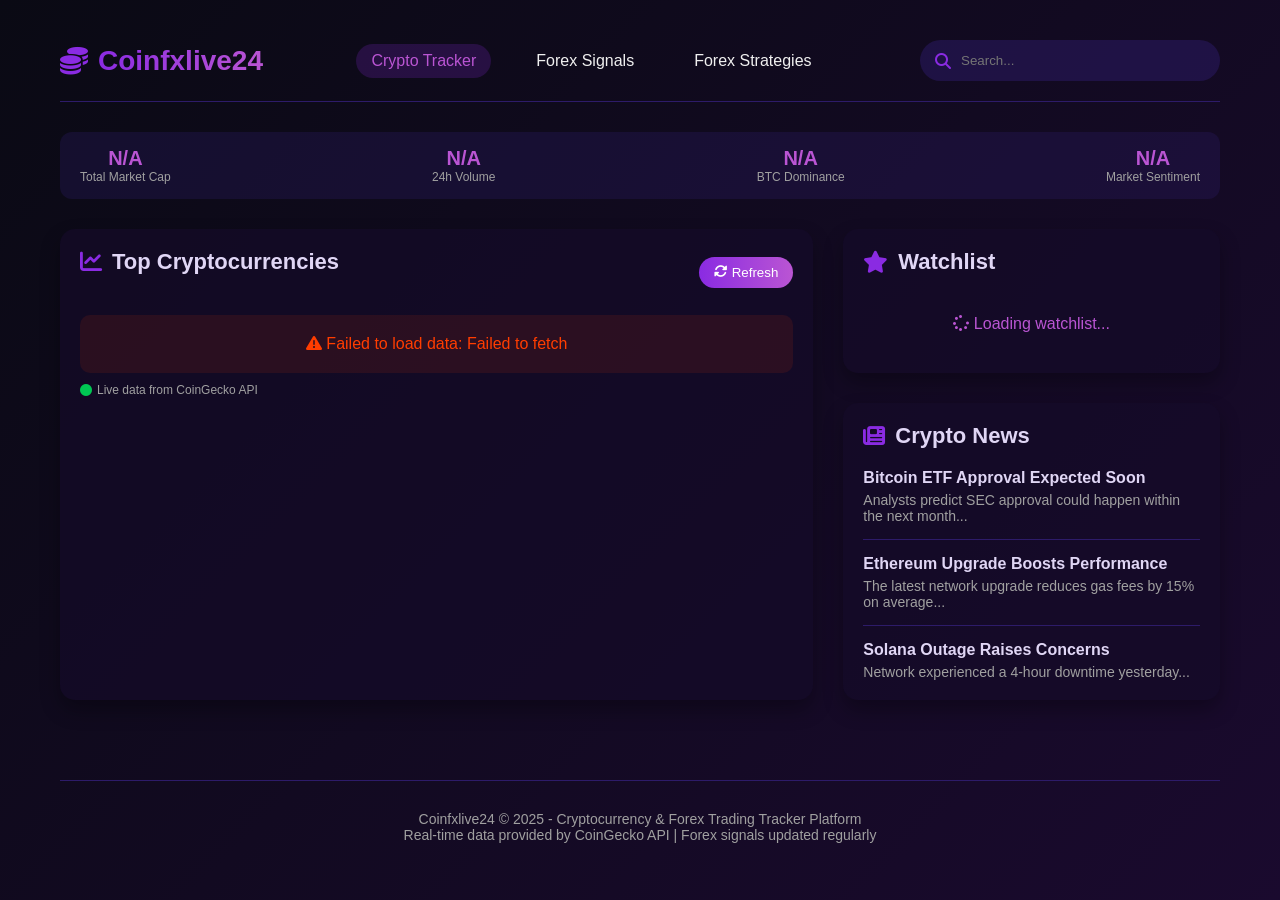
<file: index.html>
<!DOCTYPE html>
<html lang="en">
<head>
  <meta charset="UTF-8">
  <meta name="viewport" content="width=device-width, initial-scale=1.0">
  <title>Coinfxlive24 - Crypto Tracker</title>
  <link rel="stylesheet" href="https://cdnjs.cloudflare.com/ajax/libs/font-awesome/6.4.0/css/all.min.css">
  <link rel="stylesheet" href="styles.css">
</head>
<body>
  <div class="container">
    <nav>
      <div class="logo">
        <i class="fas fa-coins"></i>
        <h1>Coinfxlive24</h1>
      </div>
      <div class="nav-links">
        <a href="index.html" class="active">Crypto Tracker</a>
        <a href="forex-signals.html">Forex Signals</a>
        <a href="forex-strategies.html">Forex Strategies</a>
      </div>
      <div class="search-bar">
        <i class="fas fa-search"></i>
        <input type="text" placeholder="Search...">
      </div>
    </nav>

    <!-- Crypto Tracker Page -->
    <div id="crypto" class="page-content active">
      <div class="stats-bar">
        <div class="stat-item">
          <div class="stat-value" id="totalMarketCap">Loading...</div>
          <div class="stat-label">Total Market Cap</div>
        </div>
        <div class="stat-item">
          <div class="stat-value" id="totalVolume">Loading...</div>
          <div class="stat-label">24h Volume</div>
        </div>
        <div class="stat-item">
          <div class="stat-value" id="btcDominance">Loading...</div>
          <div class="stat-label">BTC Dominance</div>
        </div>
        <div class="stat-item">
          <div class="stat-value" id="marketSentiment">Loading...</div>
          <div class="stat-label">Market Sentiment</div>
        </div>
      </div>

      <div class="main-content">
        <div class="card">
          <div style="display: flex; align-items: center; justify-content: space-between;">
            <h2 class="section-title"><i class="fas fa-chart-line"></i> Top Cryptocurrencies</h2>
            <button class="refresh-btn" id="refreshData">
              <i class="fas fa-sync-alt"></i> Refresh
            </button>
          </div>
          
          <div id="cryptoTable">
            <div class="loading">
              <i class="fas fa-spinner fa-spin"></i> Loading cryptocurrency data...
            </div>
          </div>
          
          <div class="api-status">
            <i class="fas fa-circle online"></i>
            <span>Live data from CoinGecko API</span>
          </div>
        </div>

        <div class="sidebar">
          <div class="card">
            <h2 class="section-title"><i class="fas fa-star"></i> Watchlist</h2>
            <div id="watchlist">
              <div class="loading">
                <i class="fas fa-spinner fa-spin"></i> Loading watchlist...
              </div>
            </div>
          </div>

          <div class="card">
            <h2 class="section-title"><i class="fas fa-newspaper"></i> Crypto News</h2>
            <div id="news">
              <div class="news-item">
                <div class="news-content">
                  <h4>Bitcoin ETF Approval Expected Soon</h4>
                  <p>Analysts predict SEC approval could happen within the next month...</p>
                </div>
              </div>
              <div class="news-item">
                <div class="news-content">
                  <h4>Ethereum Upgrade Boosts Performance</h4>
                  <p>The latest network upgrade reduces gas fees by 15% on average...</p>
                </div>
              </div>
              <div class="news-item">
                <div class="news-content">
                  <h4>Solana Outage Raises Concerns</h4>
                  <p>Network experienced a 4-hour downtime yesterday...</p>
                </div>
              </div>
            </div>
          </div>
        </div>
      </div>
    </div>

    <footer>
      <p>Coinfxlive24 &copy; 2025 - Cryptocurrency & Forex Trading Tracker Platform</p>
      <p>Real-time data provided by CoinGecko API | Forex signals updated regularly</p>
    </footer>
  </div>

  <script src="javascript.js"></script>
</body>
</html>
</file>
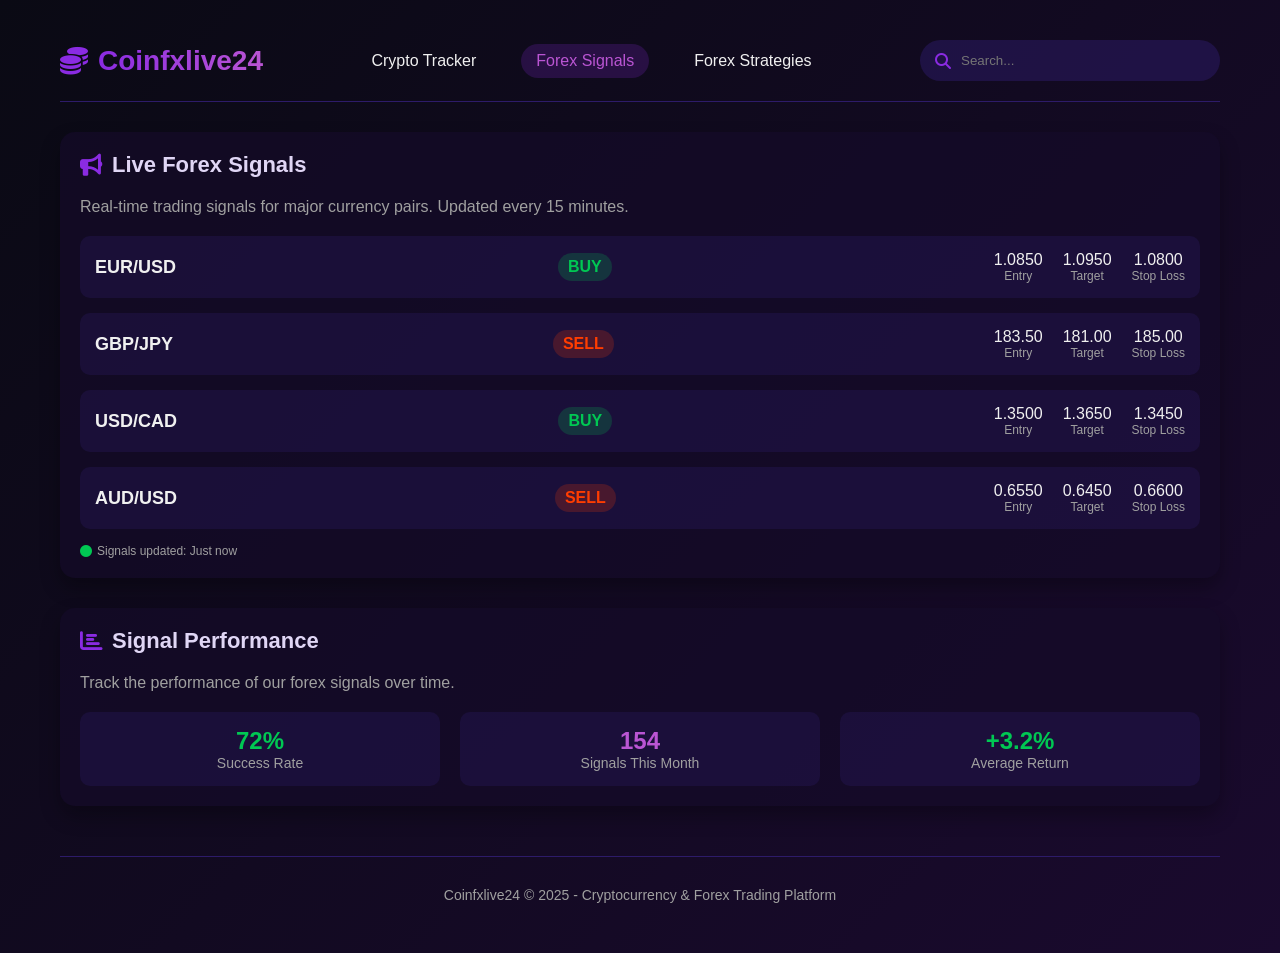
<file: forex-signals.html>
<!DOCTYPE html>
<html lang="en">
<head>
  <meta charset="UTF-8">
  <meta name="viewport" content="width=device-width, initial-scale=1.0">
  <title>Coinfxlive24 - Forex Signals</title>
  <link rel="stylesheet" href="https://cdnjs.cloudflare.com/ajax/libs/font-awesome/6.4.0/css/all.min.css">
  <link rel="stylesheet" href="styles.css">
</head>
<body>
  <div class="container">
    <nav>
      <div class="logo">
        <i class="fas fa-coins"></i>
        <h1>Coinfxlive24</h1>
      </div>
      <div class="nav-links">
        <a href="index.html">Crypto Tracker</a>
        <a href="forex-signals.html" class="active">Forex Signals</a>
        <a href="forex-strategies.html">Forex Strategies</a>
      </div>
      <div class="search-bar">
        <i class="fas fa-search"></i>
        <input type="text" placeholder="Search...">
      </div>
    </nav>

    <!-- Forex Signals Page -->
    <div id="forex-signals" class="page-content active">
      <div class="card">
        <h2 class="section-title"><i class="fas fa-bullhorn"></i> Live Forex Signals</h2>
        <p style="margin-bottom: 20px; color: var(--text-secondary);">Real-time trading signals for major currency pairs. Updated every 15 minutes.</p>
        
        <div id="signalsList">
          <div class="signal-item">
            <div class="signal-pair">EUR/USD</div>
            <div class="signal-direction signal-buy">BUY</div>
            <div class="signal-details">
              <div class="signal-detail">
                <div class="signal-value">1.0850</div>
                <div class="signal-label">Entry</div>
              </div>
              <div class="signal-detail">
                <div class="signal-value">1.0950</div>
                <div class="signal-label">Target</div>
              </div>
              <div class="signal-detail">
                <div class="signal-value">1.0800</div>
                <div class="signal-label">Stop Loss</div>
              </div>
            </div>
          </div>
          
          <div class="signal-item">
            <div class="signal-pair">GBP/JPY</div>
            <div class="signal-direction signal-sell">SELL</div>
            <div class="signal-details">
              <div class="signal-detail">
                <div class="signal-value">183.50</div>
                <div class="signal-label">Entry</div>
              </div>
              <div class="signal-detail">
                <div class="signal-value">181.00</div>
                <div class="signal-label">Target</div>
              </div>
              <div class="signal-detail">
                <div class="signal-value">185.00</div>
                <div class="signal-label">Stop Loss</div>
              </div>
            </div>
          </div>
          
          <div class="signal-item">
            <div class="signal-pair">USD/CAD</div>
            <div class="signal-direction signal-buy">BUY</div>
            <div class="signal-details">
              <div class="signal-detail">
                <div class="signal-value">1.3500</div>
                <div class="signal-label">Entry</div>
              </div>
              <div class="signal-detail">
                <div class="signal-value">1.3650</div>
                <div class="signal-label">Target</div>
              </div>
              <div class="signal-detail">
                <div class="signal-value">1.3450</div>
                <div class="signal-label">Stop Loss</div>
              </div>
            </div>
          </div>
          
          <div class="signal-item">
            <div class="signal-pair">AUD/USD</div>
            <div class="signal-direction signal-sell">SELL</div>
            <div class="signal-details">
              <div class="signal-detail">
                <div class="signal-value">0.6550</div>
                <div class="signal-label">Entry</div>
              </div>
              <div class="signal-detail">
                <div class="signal-value">0.6450</div>
                <div class="signal-label">Target</div>
              </div>
              <div class="signal-detail">
                <div class="signal-value">0.6600</div>
                <div class="signal-label">Stop Loss</div>
              </div>
            </div>
          </div>
        </div>
        
        <div class="api-status">
          <i class="fas fa-circle online"></i>
          <span>Signals updated: Just now</span>
        </div>
      </div>
      
      <div class="card">
        <h2 class="section-title"><i class="fas fa-chart-bar"></i> Signal Performance</h2>
        <p style="margin-bottom: 20px; color: var(--text-secondary);">Track the performance of our forex signals over time.</p>
        
        <div style="display: grid; grid-template-columns: repeat(auto-fit, minmax(200px, 1fr)); gap: 20px;">
          <div style="text-align: center; padding: 15px; background: rgba(45, 27, 105, 0.3); border-radius: 10px;">
            <div style="font-size: 24px; font-weight: bold; color: var(--positive);">72%</div>
            <div style="font-size: 14px; color: var(--text-secondary);">Success Rate</div>
          </div>
          <div style="text-align: center; padding: 15px; background: rgba(45, 27, 105, 0.3); border-radius: 10px;">
            <div style="font-size: 24px; font-weight: bold; color: var(--accent-light);">154</div>
            <div style="font-size: 14px; color: var(--text-secondary);">Signals This Month</div>
          </div>
          <div style="text-align: center; padding: 15px; background: rgba(45, 27, 105, 0.3); border-radius: 10px;">
            <div style="font-size: 24px; font-weight: bold; color: var(--positive);">+3.2%</div>
            <div style="font-size: 14px; color: var(--text-secondary);">Average Return</div>
          </div>
        </div>
      </div>
    </div>

    <footer>
      <p>Coinfxlive24 &copy; 2025 - Cryptocurrency & Forex Trading Platform</p>
    </footer>
  </div>
</body>
</html>
</file>
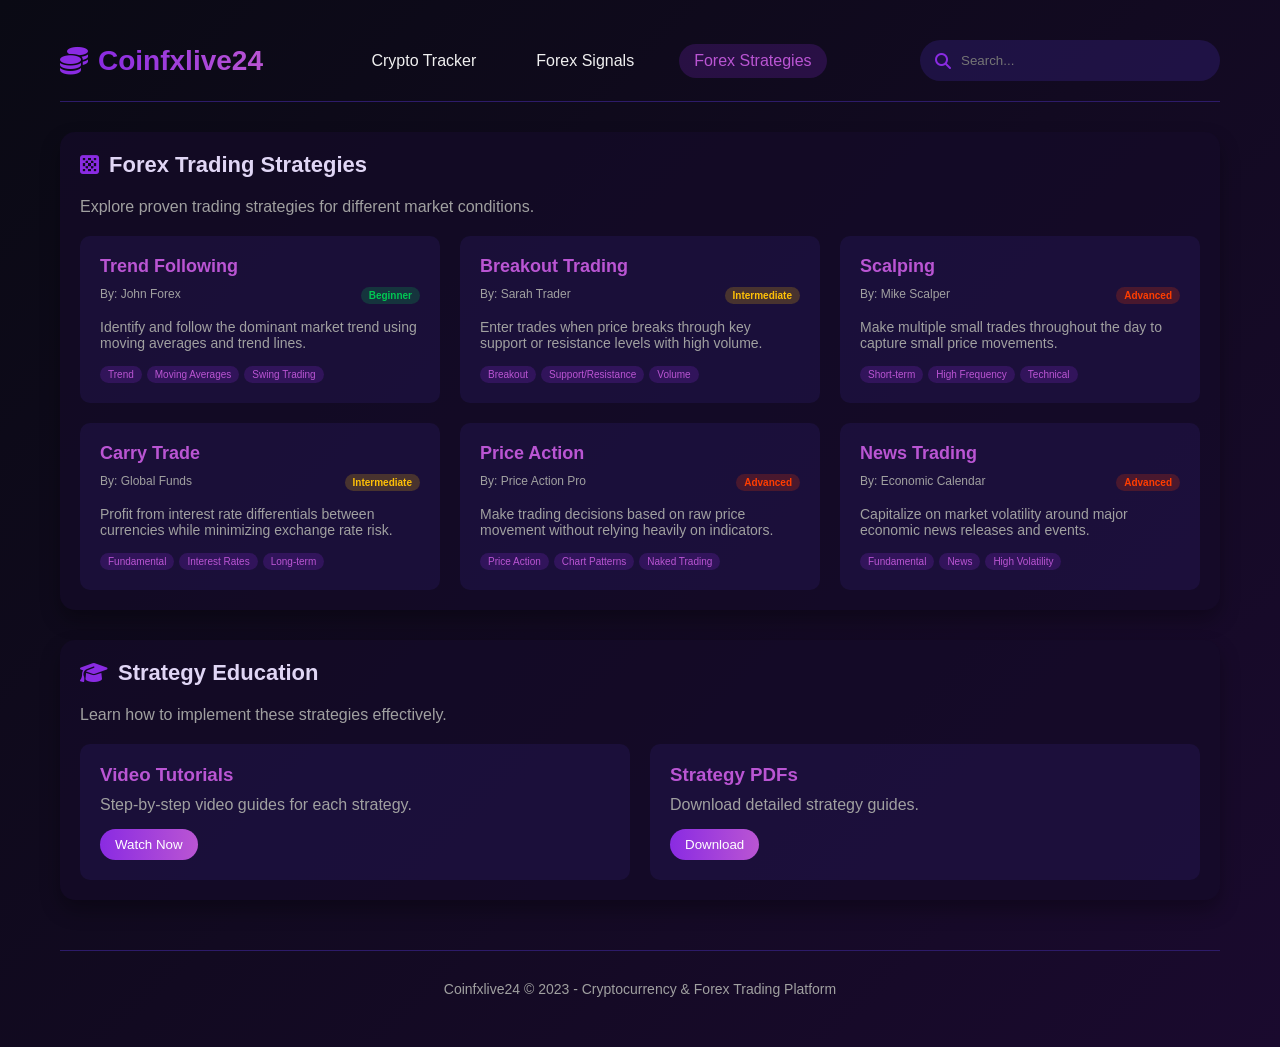
<file: forex-strategies.html>
<!DOCTYPE html>
<html lang="en">
<head>
  <meta charset="UTF-8">
  <meta name="viewport" content="width=device-width, initial-scale=1.0">
  <title>Coinfxlive24 - Forex Strategies</title>
  <link rel="stylesheet" href="https://cdnjs.cloudflare.com/ajax/libs/font-awesome/6.4.0/css/all.min.css">
  <link rel="stylesheet" href="styles.css">
</head>
<body>
  <div class="container">
    <nav>
      <div class="logo">
        <i class="fas fa-coins"></i>
        <h1>Coinfxlive24</h1>
      </div>
      <div class="nav-links">
        <a href="index.html">Crypto Tracker</a>
        <a href="forex-signals.html">Forex Signals</a>
        <a href="forex-strategies.html" class="active">Forex Strategies</a>
      </div>
      <div class="search-bar">
        <i class="fas fa-search"></i>
        <input type="text" placeholder="Search...">
      </div>
    </nav>

    <!-- Forex Strategies Page -->
    <div id="forex-strategies" class="page-content active">
      <div class="card">
        <h2 class="section-title"><i class="fas fa-chess-board"></i> Forex Trading Strategies</h2>
        <p style="margin-bottom: 20px; color: var(--text-secondary);">Explore proven trading strategies for different market conditions.</p>
        
        <div class="strategy-grid">
          <div class="strategy-card">
            <h3 class="strategy-title">Trend Following</h3>
            <div class="strategy-meta">
              <span>By: John Forex</span>
              <span class="strategy-difficulty difficulty-beginner">Beginner</span>
            </div>
            <p class="strategy-description">Identify and follow the dominant market trend using moving averages and trend lines.</p>
            <div class="strategy-tags">
              <span class="tag">Trend</span>
              <span class="tag">Moving Averages</span>
              <span class="tag">Swing Trading</span>
            </div>
          </div>
          
          <div class="strategy-card">
            <h3 class="strategy-title">Breakout Trading</h3>
            <div class="strategy-meta">
              <span>By: Sarah Trader</span>
              <span class="strategy-difficulty difficulty-intermediate">Intermediate</span>
            </div>
            <p class="strategy-description">Enter trades when price breaks through key support or resistance levels with high volume.</p>
            <div class="strategy-tags">
              <span class="tag">Breakout</span>
              <span class="tag">Support/Resistance</span>
              <span class="tag">Volume</span>
            </div>
          </div>
          
          <div class="strategy-card">
            <h3 class="strategy-title">Scalping</h3>
            <div class="strategy-meta">
              <span>By: Mike Scalper</span>
              <span class="strategy-difficulty difficulty-advanced">Advanced</span>
            </div>
            <p class="strategy-description">Make multiple small trades throughout the day to capture small price movements.</p>
            <div class="strategy-tags">
              <span class="tag">Short-term</span>
              <span class="tag">High Frequency</span>
              <span class="tag">Technical</span>
            </div>
          </div>
          
          <div class="strategy-card">
            <h3 class="strategy-title">Carry Trade</h3>
            <div class="strategy-meta">
              <span>By: Global Funds</span>
              <span class="strategy-difficulty difficulty-intermediate">Intermediate</span>
            </div>
            <p class="strategy-description">Profit from interest rate differentials between currencies while minimizing exchange rate risk.</p>
            <div class="strategy-tags">
              <span class="tag">Fundamental</span>
              <span class="tag">Interest Rates</span>
              <span class="tag">Long-term</span>
            </div>
          </div>
          
          <div class="strategy-card">
            <h3 class="strategy-title">Price Action</h3>
            <div class="strategy-meta">
              <span>By: Price Action Pro</span>
              <span class="strategy-difficulty difficulty-advanced">Advanced</span>
            </div>
            <p class="strategy-description">Make trading decisions based on raw price movement without relying heavily on indicators.</p>
            <div class="strategy-tags">
              <span class="tag">Price Action</span>
              <span class="tag">Chart Patterns</span>
              <span class="tag">Naked Trading</span>
            </div>
          </div>
          
          <div class="strategy-card">
            <h3 class="strategy-title">News Trading</h3>
            <div class="strategy-meta">
              <span>By: Economic Calendar</span>
              <span class="strategy-difficulty difficulty-advanced">Advanced</span>
            </div>
            <p class="strategy-description">Capitalize on market volatility around major economic news releases and events.</p>
            <div class="strategy-tags">
              <span class="tag">Fundamental</span>
              <span class="tag">News</span>
              <span class="tag">High Volatility</span>
            </div>
          </div>
        </div>
      </div>
      
      <div class="card">
        <h2 class="section-title"><i class="fas fa-graduation-cap"></i> Strategy Education</h2>
        <p style="margin-bottom: 20px; color: var(--text-secondary);">Learn how to implement these strategies effectively.</p>
        
        <div style="display: grid; grid-template-columns: repeat(auto-fit, minmax(300px, 1fr)); gap: 20px;">
          <div style="padding: 20px; background: rgba(45, 27, 105, 0.3); border-radius: 10px;">
            <h3 style="color: var(--accent-light); margin-bottom: 10px;">Video Tutorials</h3>
            <p style="color: var(--text-secondary); margin-bottom: 15px;">Step-by-step video guides for each strategy.</p>
            <button class="refresh-btn" style="margin: 0;">Watch Now</button>
          </div>
          
          <div style="padding: 20px; background: rgba(45, 27, 105, 0.3); border-radius: 10px;">
            <h3 style="color: var(--accent-light); margin-bottom: 10px;">Strategy PDFs</h3>
            <p style="color: var(--text-secondary); margin-bottom: 15px;">Download detailed strategy guides.</p>
            <button class="refresh-btn" style="margin: 0;">Download</button>
          </div>
        </div>
      </div>
    </div>

    <footer>
      <p>Coinfxlive24 &copy; 2023 - Cryptocurrency & Forex Trading Platform</p>
    </footer>
  </div>
</body>
</html>
</file>
<file: styles.css>
:root {
    --primary-bg: #0a0a14;
    --secondary-bg: #1a0a2e;
    --accent-purple: #8a2be2;
    --accent-light: #ba55d3;
    --text-primary: #f0f0f0;
    --text-secondary: #a0a0a0;
    --positive: #00c853;
    --negative: #ff3d00;
    --card-bg: rgba(20, 10, 40, 0.7);
    --border-color: #2d1b69;
}

* {
    margin: 0;
    padding: 0;
    box-sizing: border-box;
    font-family: 'Segoe UI', Tahoma, Geneva, Verdana, sans-serif;
}

body {
    background-color: var(--primary-bg);
    color: var(--text-primary);
    min-height: 100vh;
    background: linear-gradient(135deg, var(--primary-bg) 0%, var(--secondary-bg) 100%);
}

.container {
    max-width: 1200px;
    margin: 0 auto;
    padding: 20px;
}

/* Navigation */
nav {
    display: flex;
    justify-content: space-between;
    align-items: center;
    padding: 20px 0;
    border-bottom: 1px solid var(--border-color);
    margin-bottom: 30px;
    flex-wrap: wrap;
}

.logo {
    display: flex;
    align-items: center;
    gap: 10px;
}

.logo i {
    font-size: 28px;
    color: var(--accent-purple);
}

.logo h1 {
    font-size: 28px;
    background: linear-gradient(90deg, var(--accent-purple), var(--accent-light));
    -webkit-background-clip: text;
    -webkit-text-fill-color: transparent;
    font-weight: 700;
}

.nav-links {
    display: flex;
    gap: 30px;
}

.nav-links a {
    color: var(--text-primary);
    text-decoration: none;
    padding: 8px 15px;
    border-radius: 20px;
    transition: all 0.3s ease;
    font-weight: 500;
}

.nav-links a:hover, .nav-links a.active {
    background: rgba(138, 43, 226, 0.2);
    color: var(--accent-light);
}

.search-bar {
    display: flex;
    align-items: center;
    background: rgba(45, 27, 105, 0.5);
    border-radius: 30px;
    padding: 8px 15px;
    width: 300px;
}

.search-bar input {
    background: transparent;
    border: none;
    color: var(--text-primary);
    width: 100%;
    padding: 5px 10px;
    outline: none;
}

.search-bar i {
    color: var(--accent-purple);
}

/* Page Content */
.page-content {
    display: none;
}

.page-content.active {
    display: block;
}

/* Stats Bar */
.stats-bar {
    display: flex;
    justify-content: space-between;
    background: rgba(45, 27, 105, 0.3);
    border-radius: 12px;
    padding: 15px 20px;
    margin-bottom: 30px;
    flex-wrap: wrap;
    gap: 15px;
}

.stat-item {
    text-align: center;
}

.stat-value {
    font-size: 20px;
    font-weight: 700;
    color: var(--accent-light);
}

.stat-label {
    font-size: 12px;
    color: var(--text-secondary);
}

/* Main Content */
.main-content {
    display: grid;
    grid-template-columns: 2fr 1fr;
    gap: 30px;
}

@media (max-width: 768px) {
    .main-content {
        grid-template-columns: 1fr;
    }
    
    .search-bar {
        width: 100%;
        margin-top: 15px;
    }
    
    nav {
        flex-direction: column;
        align-items: flex-start;
    }
    
    .nav-links {
        margin-top: 15px;
        width: 100%;
        justify-content: space-between;
    }
}

/* Cards */
.card {
    background: var(--card-bg);
    border-radius: 15px;
    padding: 20px;
    box-shadow: 0 10px 20px rgba(0, 0, 0, 0.3);
    margin-bottom: 30px;
}

.section-title {
    font-size: 22px;
    margin-bottom: 20px;
    color: #e0d6f5;
    display: flex;
    align-items: center;
    gap: 10px;
}

.section-title i {
    color: var(--accent-purple);
}

/* Crypto Table */
table {
    width: 100%;
    border-collapse: collapse;
}

th {
    text-align: left;
    padding: 15px 10px;
    border-bottom: 1px solid var(--border-color);
    color: var(--accent-light);
    font-weight: 600;
}

td {
    padding: 15px 10px;
    border-bottom: 1px solid var(--border-color);
}

.coin-info {
    display: flex;
    align-items: center;
    gap: 10px;
}

.coin-icon {
    width: 30px;
    height: 30px;
    border-radius: 50%;
    background: var(--border-color);
    display: flex;
    align-items: center;
    justify-content: center;
    font-weight: bold;
}

.positive {
    color: var(--positive);
}

.negative {
    color: var(--negative);
}

/* Watchlist */
.watchlist-item {
    display: flex;
    align-items: center;
    justify-content: space-between;
    padding: 10px 0;
    border-bottom: 1px solid var(--border-color);
}

.watchlist-coin {
    display: flex;
    align-items: center;
    gap: 10px;
}

/* News */
.news-item {
    display: flex;
    gap: 15px;
    margin-bottom: 15px;
    padding-bottom: 15px;
    border-bottom: 1px solid var(--border-color);
}

.news-item:last-child {
    margin-bottom: 0;
    padding-bottom: 0;
    border-bottom: none;
}

.news-content h4 {
    margin-bottom: 5px;
    color: #e0d6f5;
}

.news-content p {
    font-size: 14px;
    color: var(--text-secondary);
}

/* Chart */
.chart-container {
    height: 40px;
    position: relative;
}

.chart {
    height: 100%;
    display: flex;
    align-items: flex-end;
    gap: 3px;
}

.chart-bar {
    flex: 1;
    background: linear-gradient(to top, var(--accent-purple), var(--accent-light));
    border-radius: 2px 2px 0 0;
    min-height: 5px;
}

/* Forex Signals */
.signal-item {
    display: flex;
    justify-content: space-between;
    align-items: center;
    padding: 15px;
    border-radius: 10px;
    background: rgba(45, 27, 105, 0.3);
    margin-bottom: 15px;
    transition: transform 0.2s;
}

.signal-item:hover {
    transform: translateY(-3px);
    background: rgba(45, 27, 105, 0.5);
}

.signal-pair {
    font-size: 18px;
    font-weight: bold;
}

.signal-direction {
    padding: 5px 10px;
    border-radius: 20px;
    font-weight: bold;
}

.signal-buy {
    background: rgba(0, 200, 83, 0.2);
    color: var(--positive);
}

.signal-sell {
    background: rgba(255, 61, 0, 0.2);
    color: var(--negative);
}

.signal-details {
    display: flex;
    gap: 20px;
}

.signal-detail {
    text-align: center;
}

.signal-label {
    font-size: 12px;
    color: var(--text-secondary);
}

/* Forex Strategies */
.strategy-grid {
    display: grid;
    grid-template-columns: repeat(auto-fill, minmax(300px, 1fr));
    gap: 20px;
}

.strategy-card {
    background: rgba(45, 27, 105, 0.3);
    border-radius: 10px;
    padding: 20px;
    transition: transform 0.3s;
}

.strategy-card:hover {
    transform: translateY(-5px);
    background: rgba(45, 27, 105, 0.5);
}

.strategy-title {
    font-size: 18px;
    margin-bottom: 10px;
    color: var(--accent-light);
}

.strategy-meta {
    display: flex;
    justify-content: space-between;
    font-size: 12px;
    color: var(--text-secondary);
    margin-bottom: 15px;
}

.strategy-difficulty {
    display: inline-block;
    padding: 3px 8px;
    border-radius: 10px;
    font-size: 10px;
    font-weight: bold;
}

.difficulty-beginner {
    background: rgba(0, 200, 83, 0.2);
    color: var(--positive);
}

.difficulty-intermediate {
    background: rgba(255, 193, 7, 0.2);
    color: #ffc107;
}

.difficulty-advanced {
    background: rgba(255, 61, 0, 0.2);
    color: var(--negative);
}

.strategy-description {
    font-size: 14px;
    color: var(--text-secondary);
    margin-bottom: 15px;
}

.strategy-tags {
    display: flex;
    flex-wrap: wrap;
    gap: 5px;
}

.tag {
    background: rgba(138, 43, 226, 0.2);
    color: var(--accent-light);
    padding: 3px 8px;
    border-radius: 10px;
    font-size: 10px;
}

/* Buttons */
.refresh-btn {
    background: linear-gradient(90deg, var(--accent-purple), var(--accent-light));
    border: none;
    color: white;
    padding: 8px 15px;
    border-radius: 20px;
    cursor: pointer;
    display: flex;
    align-items: center;
    gap: 5px;
    margin-left: auto;
    transition: transform 0.2s;
}

.refresh-btn:hover {
    transform: scale(1.05);
}

.refresh-btn:active {
    transform: scale(0.95);
}

/* Status Indicators */
.api-status {
    display: flex;
    align-items: center;
    gap: 5px;
    font-size: 12px;
    margin-top: 10px;
    color: var(--text-secondary);
}

.online {
    color: var(--positive);
}

/* Loading and Error States */
.loading {
    text-align: center;
    padding: 20px;
    color: var(--accent-light);
}

.error {
    text-align: center;
    padding: 20px;
    color: var(--negative);
    background: rgba(255, 61, 0, 0.1);
    border-radius: 10px;
    margin-top: 20px;
}

/* Footer */
footer {
    text-align: center;
    padding: 30px 0;
    margin-top: 50px;
    color: var(--text-secondary);
    font-size: 14px;
    border-top: 1px solid var(--border-color);
}
</file>
